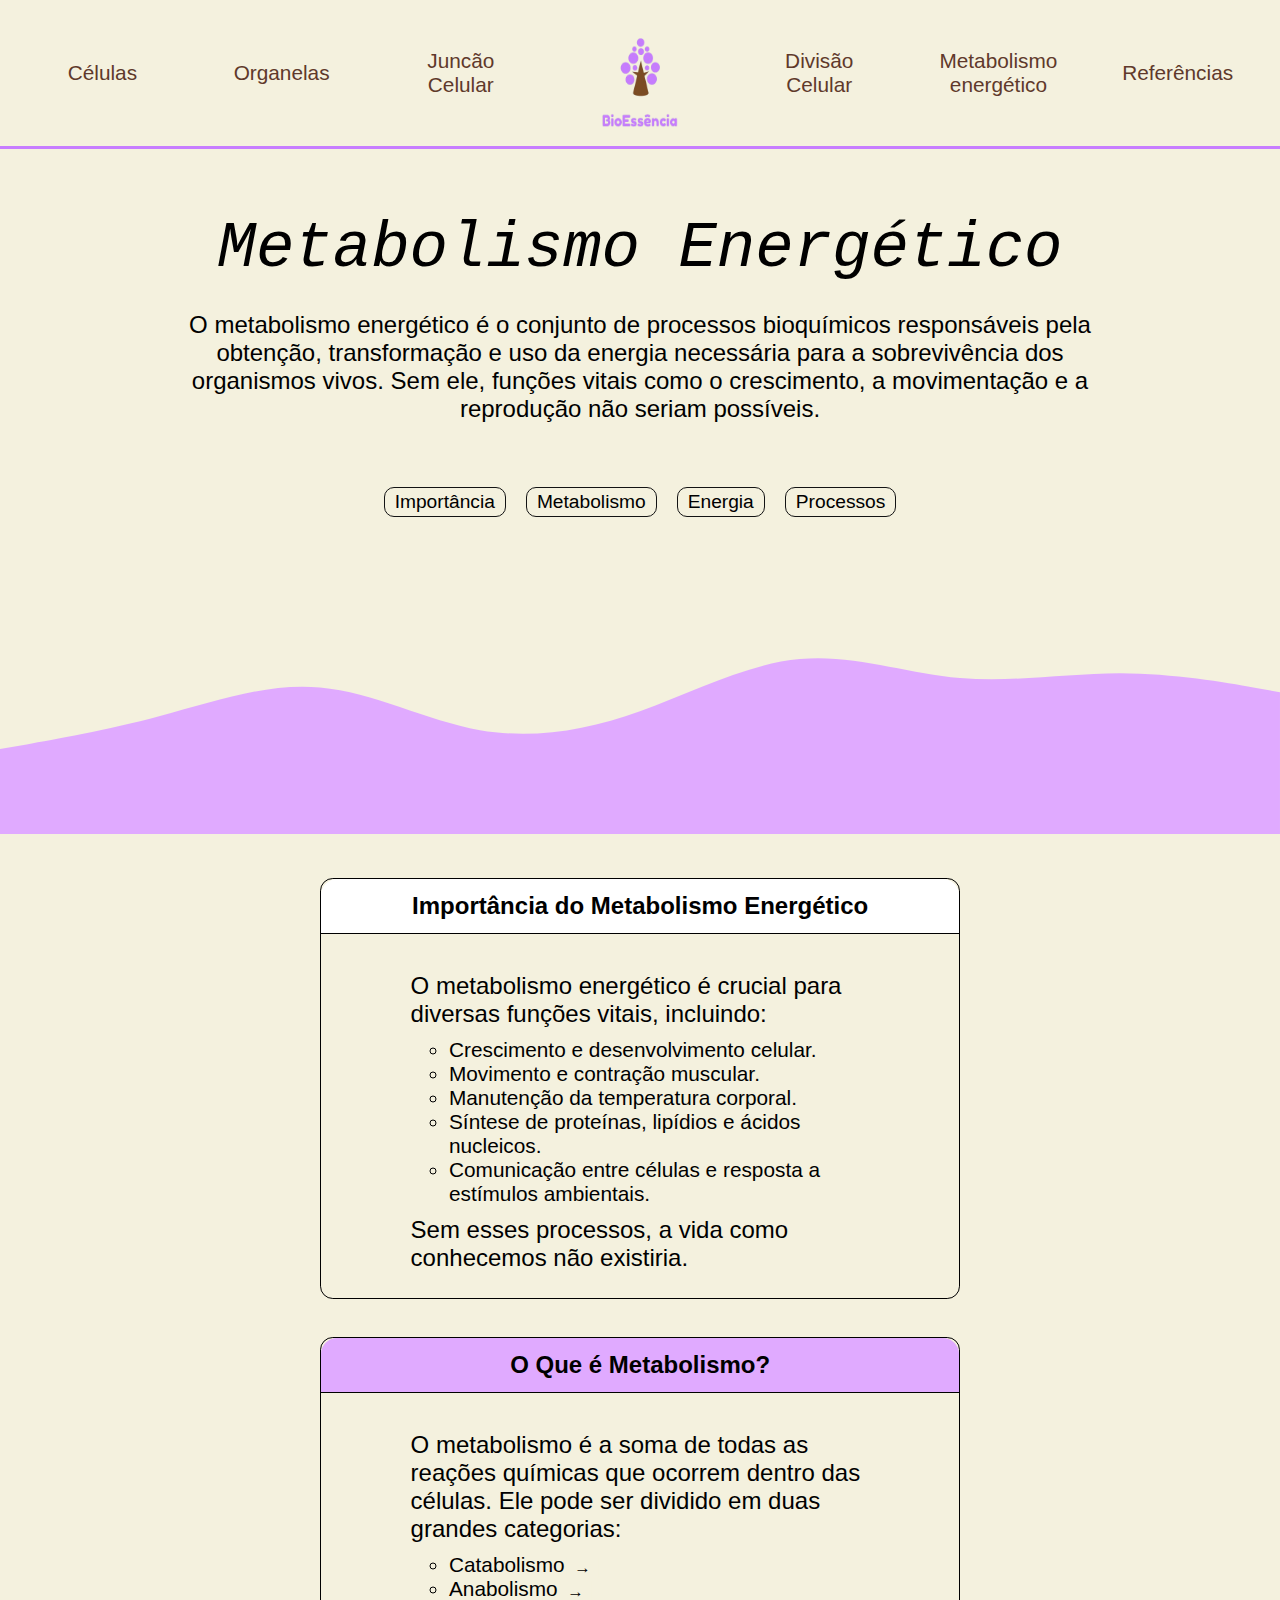
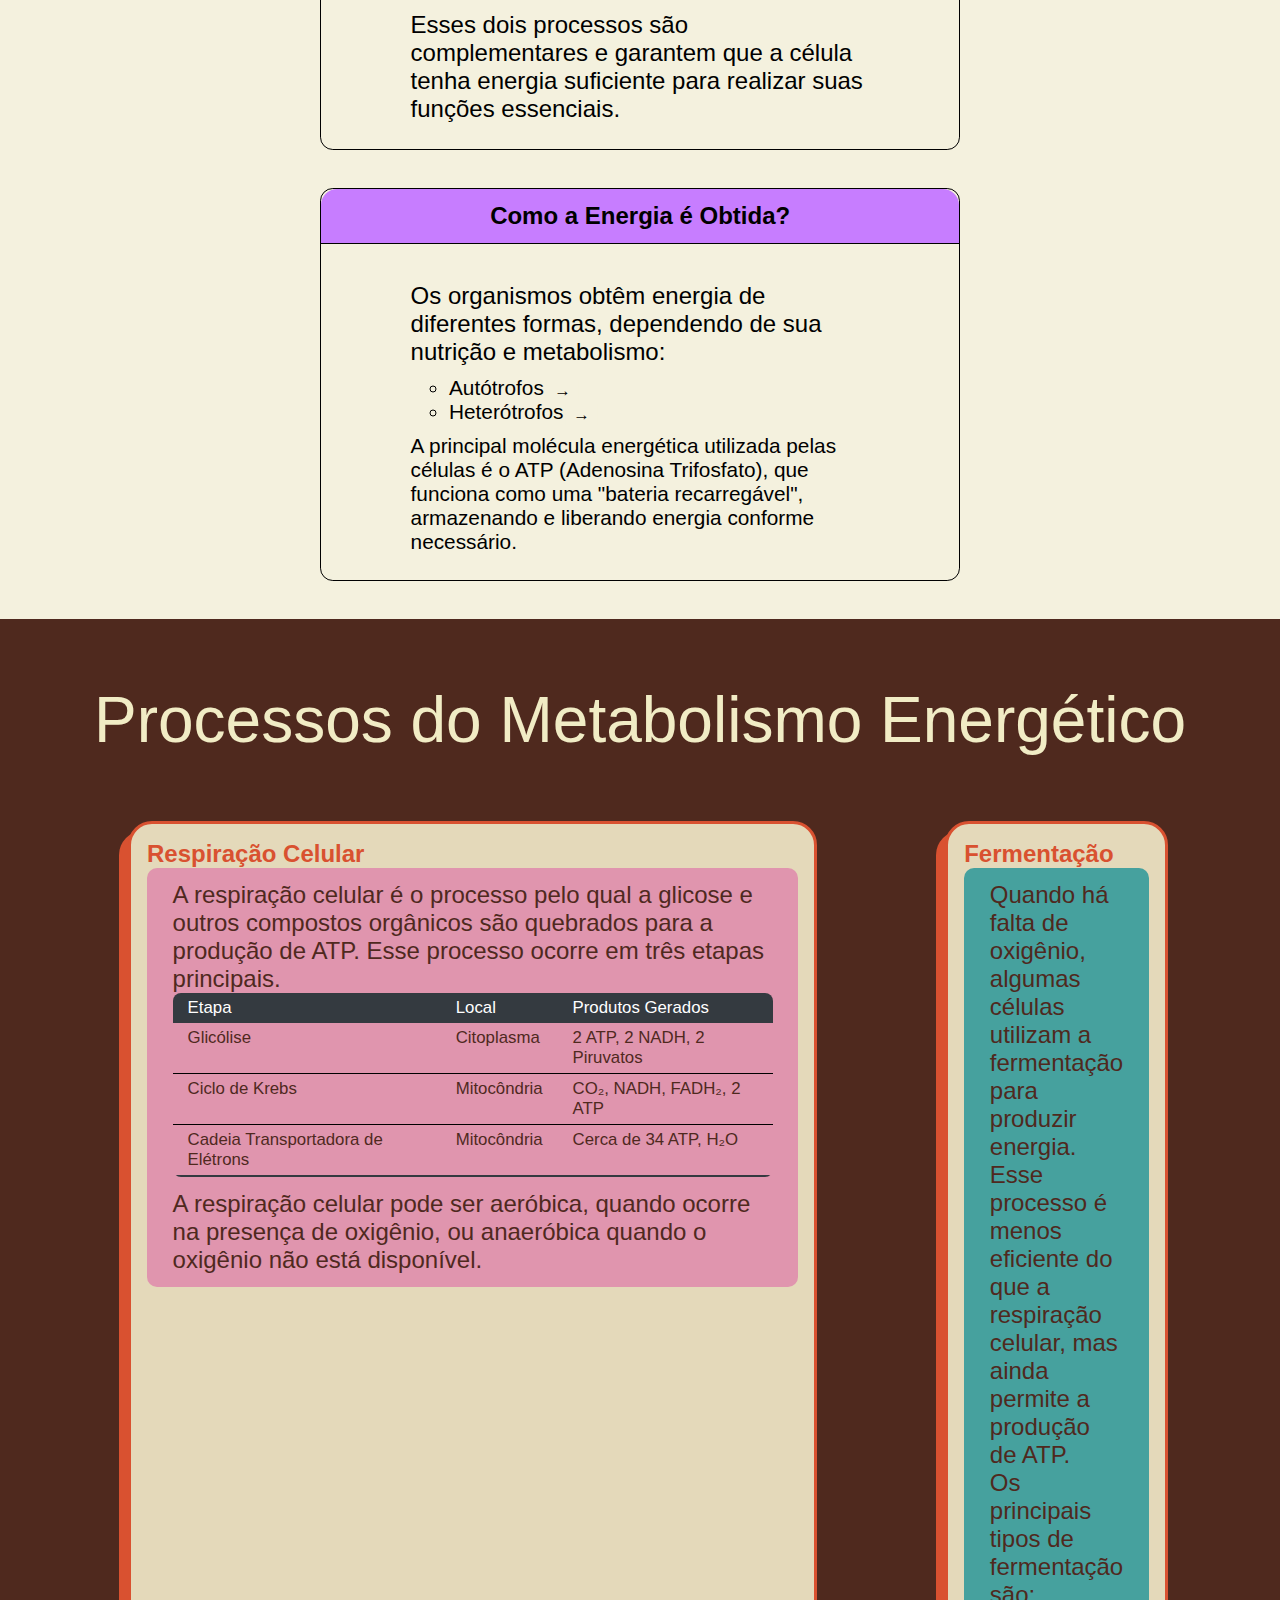
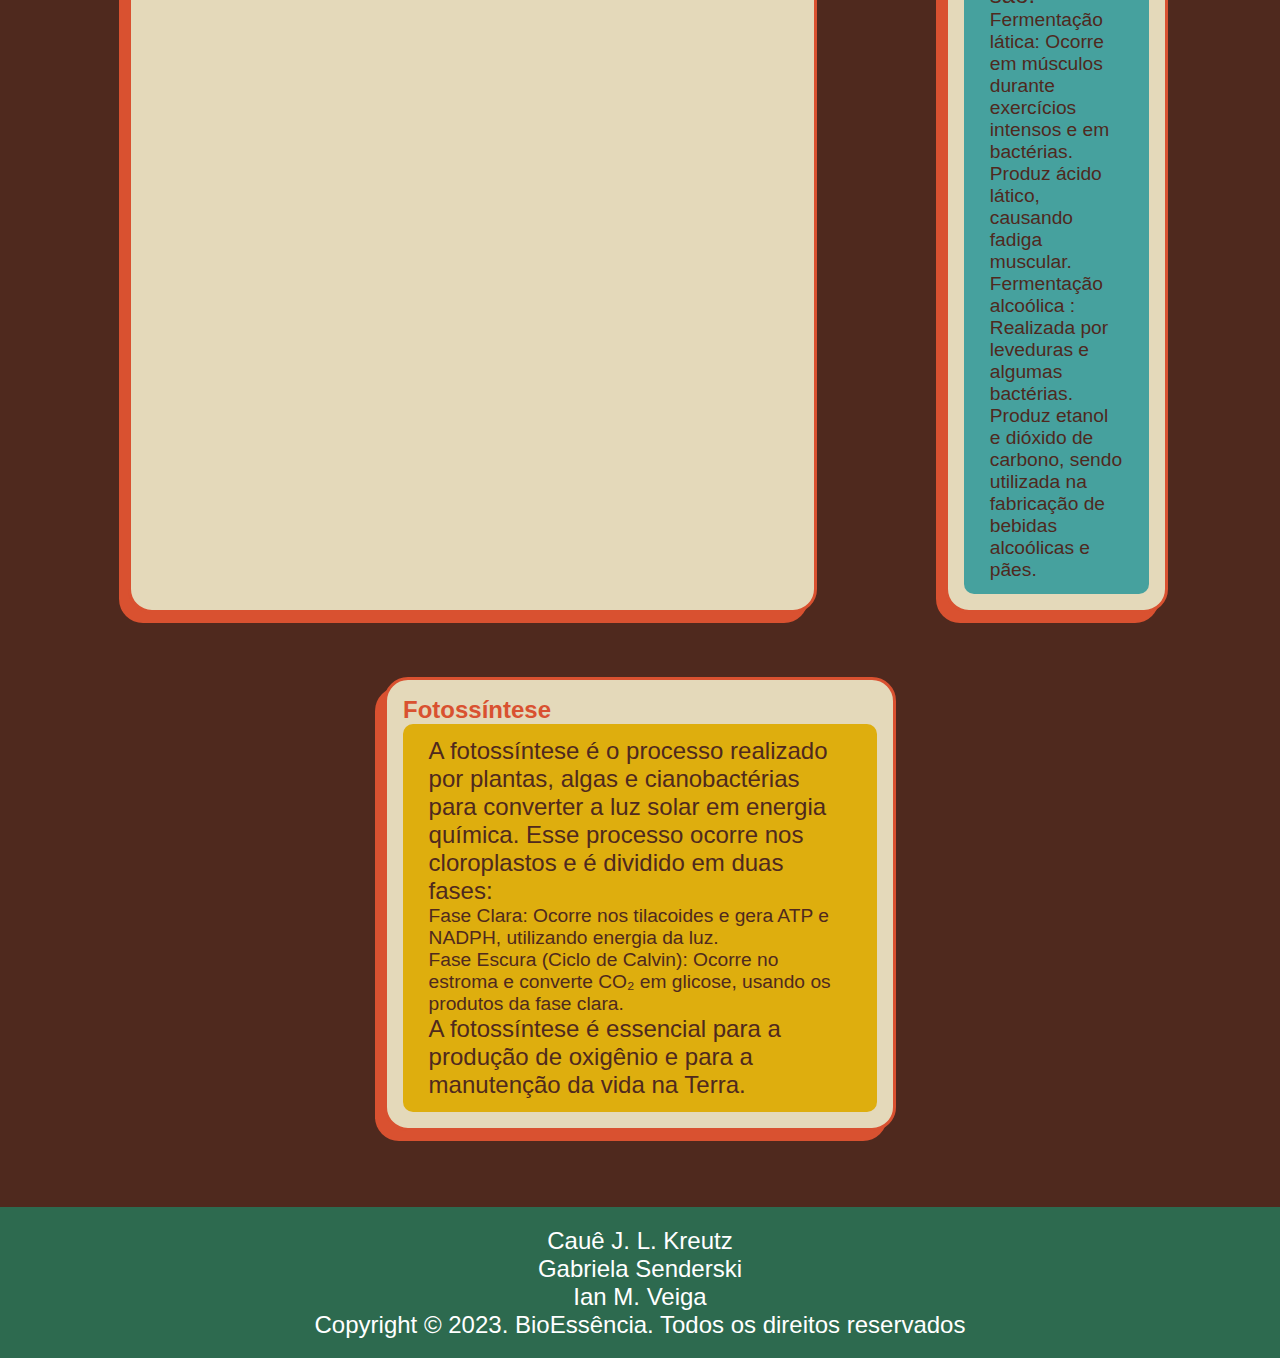
<file: metabolismo.html>
<!DOCTYPE html>
<html lang="pr-BR">

<head>
    <meta charset="UTF-8">
    <meta name="viewport" content="width=device-width, initial-scale=1.0">
    <link rel="stylesheet" href="css/metabolismo.css">
    <link rel="stylesheet" href="css/reset.css">
    <title>BioEssência</title>
</head>

<body>
    <header>
        <nav>
            <ul>
                <li><a href="Células.html">Células</a></li>
                <li><a href="organelas.html">Organelas</a></li>
                <li><a href="juncaoCelular.html">Juncão<br>Celular</a></li>
                <li><a href="PagInicial.html"><img src="src/LOGO.png" alt="logo" height="90px" width="auto"></a></li>
                <li><a href="divisao.html">Divisão<br>Celular</a></li>
                <li><a href="metabolismo.html">Metabolismo<br>energético</a></li>
                <li><a href="referencia.html">Referências</a></li>
            </ul>
        </nav>
    </header>

    <main>
        <section class="titulo">
            <h1>Metabolismo Energético</h1>
            <p>O metabolismo energético é o conjunto de processos bioquímicos responsáveis pela obtenção, transformação
                e uso da energia necessária para a sobrevivência dos organismos vivos. Sem ele, funções vitais como o
                crescimento, a movimentação e a reprodução não seriam possíveis.</p>
            <div id="tags">
                <p><a href="#importancia">Importância</a></p>
                <p><a href="#metabolismo">Metabolismo</a></p>
                <p><a href="#energia">Energia</a></p>
                <p><a href="#processos">Processos</a></p>
            </div>
            <svg xmlns="http://www.w3.org/2000/svg" viewBox="0 0 1440 320" class="ondas">
                <path fill="#E0AAFF" fill-opacity="1"
                    d="M0,224L30,218.7C60,213,120,203,180,186.7C240,171,300,149,360,154.7C420,160,480,192,540,202.7C600,213,660,203,720,181.3C780,160,840,128,900,122.7C960,117,1020,139,1080,144C1140,149,1200,139,1260,138.7C1320,139,1380,149,1410,154.7L1440,160L1440,320L1410,320C1380,320,1320,320,1260,320C1200,320,1140,320,1080,320C1020,320,960,320,900,320C840,320,780,320,720,320C660,320,600,320,540,320C480,320,420,320,360,320C300,320,240,320,180,320C120,320,60,320,30,320L0,320Z">
                </path>
            </svg>
        </section>

        <section class="quadros">
            <div class="quadro" id="importancia">
                <h2>Importância do Metabolismo Energético</h2>
                <div class="textos">
                    <p>O metabolismo energético é crucial para diversas funções vitais, incluindo:</p>
                    <ul>
                        <li>Crescimento e desenvolvimento celular.</li>
                        <li>Movimento e contração muscular.</li>
                        <li>Manutenção da temperatura corporal.</li>
                        <li>Síntese de proteínas, lipídios e ácidos nucleicos.</li>
                        <li>Comunicação entre células e resposta a estímulos ambientais.</li>
                    </ul>
                    <p>Sem esses processos, a vida como conhecemos não existiria.</p>
                </div>
            </div>

            <div class="quadro" id="metabolismo">
                <h2>O Que é Metabolismo?</h2>
                <div class="textos">
                    <p>O metabolismo é a soma de todas as reações químicas que ocorrem dentro das células. Ele pode ser
                        dividido em duas grandes categorias:
                    </p>
                    <ul>
                        <li>Catabolismo<span class="catabolismo" style="padding-bottom: 2vw;">: Conjunto de processos
                                que quebram moléculas complexas, como carboidratos e gorduras, em substâncias mais
                                simples, liberando energia.</span>
                            <button id="flechaDireita-catabolismo" class="arrow">&#8594;</button>
                            <button id="flechaEsquerda-catabolismo" class="arrow">&#8592;</button>
                        </li>
                        <li>
                            Anabolismo<span class="anabolismo">: Conjunto de reações químicas que utilizam energia para
                                construir moléculas complexas, como proteínas e DNA, essenciais para o funcionamento
                                celular.</span>
                            <button id="flechaDireita-anabolismo" class="arrow">&#8594;</button>
                            <button id="flechaEsquerda-anabolismo" class="arrow">&#8592;</button>
                        </li>
                    </ul>
                    <p>
                        Esses dois processos são complementares e garantem que a célula tenha energia suficiente para
                        realizar suas funções essenciais.
                    </p>
                </div>
            </div>

            <div class="quadro" id="energia">
                <h2>Como a Energia é Obtida?</h2>
                <div class="textos">
                    <p>Os organismos obtêm energia de diferentes formas, dependendo de sua nutrição e metabolismo:
                    </p>
                    <ul>
                        <li>
                            Autótrofos<span class="autotrofos">: Seres que produzem seu próprio alimento, como plantas e
                                algas, utilizando energia da luz solar (fotossíntese) ou reações químicas
                                (quimiossíntese).</span>
                            <button id="flechaDireita-autotrofos" class="arrow">&#8594;</button>
                            <button id="flechaEsquerda-autotrofos" class="arrow">&#8592;</button>
                        </li>
                        <li>
                            Heterótrofos<span class="heterotrofos">: Seres que obtêm energia a partir da ingestão de
                                matéria orgânica, como os animais e fungos.</span>
                            <button id="flechaDireita-heterotrofos" class="arrow">&#8594;</button>
                            <button id="flechaEsquerda-heterotrofos" class="arrow">&#8592;</button>
                        </li>
                    </ul>
                    A principal molécula energética utilizada pelas células é o ATP (Adenosina Trifosfato), que
                    funciona
                    como uma "bateria recarregável", armazenando e liberando energia conforme necessário.
                    </p>
                </div>
            </div>
        </section>



        <section class="processos" id="processos">
            <h2>Processos do Metabolismo Energético</h2>

            <div class="divGrande">
                <div id="divMedio">
                    <h3>Respiração Celular</h3>
                    <div id="divPequena">
                        <p>
                            A respiração celular é o processo pelo qual a glicose e outros compostos orgânicos são
                            quebrados para a produção de ATP. Esse processo ocorre em três etapas principais.</p>
                        <p>
                        <table class="table">
                            <thead>
                                <tr>
                                    <th>Etapa</th>
                                    <th>Local</th>
                                    <th>Produtos Gerados</th>
                                </tr>
                            </thead>
                            <tbody>
                                <tr>
                                    <td>Glicólise</td>
                                    <td>Citoplasma</td>
                                    <td>2 ATP, 2 NADH, 2 Piruvatos</td>
                                </tr>
                                <tr>
                                    <td>Ciclo de Krebs</td>
                                    <td>Mitocôndria</td>
                                    <td>CO₂, NADH, FADH₂, 2 ATP</td>
                                </tr>
                                <tr>
                                    <td>Cadeia Transportadora de Elétrons</td>
                                    <td>Mitocôndria</td>
                                    <td>Cerca de 34 ATP, H₂O</td>
                                </tr>
                            </tbody>
                        </table >
                        <p>
                            A respiração celular pode ser aeróbica, quando ocorre na presença de oxigênio, ou anaeróbica
                            quando o oxigênio não está disponível.
                        </p>
                    </div>
                </div>
                <div id="divMedio">
                    <h3>Fermentação</h3>
                    <div id="divPequena1">
                        <p>Quando há falta de oxigênio, algumas células utilizam a fermentação para produzir energia.
                            Esse processo é menos eficiente do que a respiração celular, mas ainda permite a produção de
                            ATP.
                        </p>
                        <p>
                            Os principais tipos de fermentação são:
                        </p>
                        <ul>
                            <li>
                                Fermentação lática: Ocorre em músculos durante exercícios
                                intensos e em bactérias. Produz ácido lático, causando fadiga muscular.
                            </li>
                            <li>
                                Fermentação alcoólica : Realizada por leveduras e algumas bactérias. Produz etanol e
                                dióxido de carbono, sendo utilizada na fabricação de bebidas alcoólicas e pães.
                            </li>
                        </ul>
                    </div>
                </div>
            </div>
            <div id="divMedio1">
                <h3>Fotossíntese</h3>
                <div id="divPequena3">
                    <p>
                        A fotossíntese é o processo realizado por plantas, algas e cianobactérias para converter a luz
                        solar em energia química. Esse processo ocorre nos cloroplastos e é dividido em duas fases:
                    </p>
                    <ul>
                        <li>Fase Clara: Ocorre nos tilacoides e gera ATP e NADPH, utilizando energia da luz.</li>
                        <li>Fase Escura (Ciclo de Calvin): Ocorre no estroma e converte CO₂ em glicose, usando os
                            produtos da fase clara.</li>
                    </ul>
                    <p>A fotossíntese é essencial para a produção de oxigênio e para a manutenção da vida na Terra.</p>
                </div>
            </div>
        </section>

    </main>
    <script src="js/metabolismo.js"></script>
    <footer>
        <p>Cauê J. L. Kreutz<br>
            Gabriela Senderski<br>
            Ian M. Veiga<br>
            Copyright &copy; 2023. BioEssência. Todos os direitos reservados</p>
    </footer>
</body>

</html>
</file>
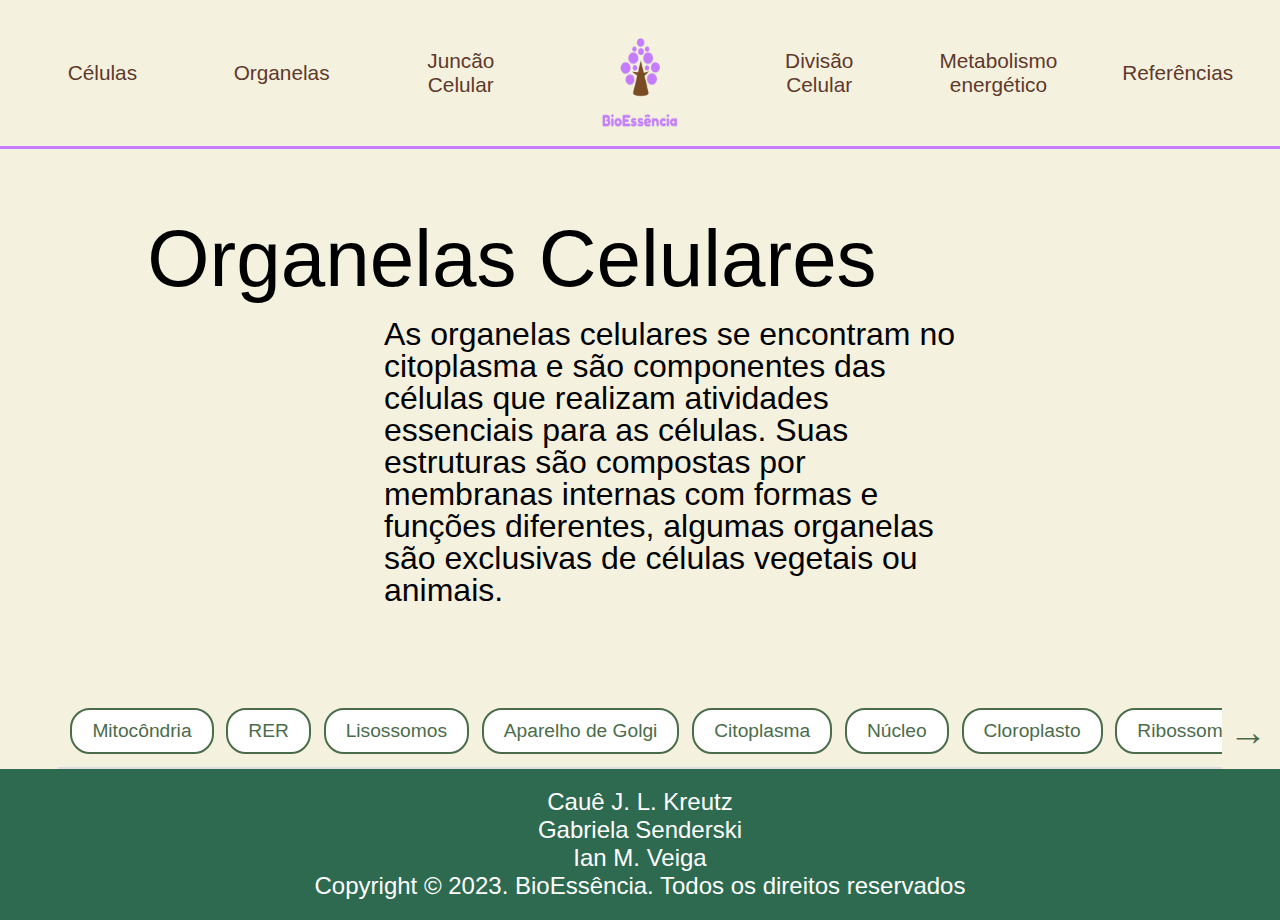
<file: organelas.html>
<!DOCTYPE html>
<html lang="pr-BR">

<head>
    <meta charset="UTF-8">
    <meta name="viewport" content="width=device-width, initial-scale=1.0">
    <link rel="stylesheet" href="css/reset.css">
    <link rel="stylesheet" href="css/organelas.css">
    <script src="js/organelas.js"></script>
    <title>BioEssência</title>
</head>

<body>
    <header>
        <nav>
            <ul>
                <li><a href="Células.html">Células</a></li>
                <li><a href="organelas.html">Organelas</a></li>
                <li><a href="juncaoCelular.html">Juncão<br>Celular</a></li>
                <li><a href="PagInicial.html"><img src="src/LOGO.png" alt="logo" height="90px" width="auto"></a></li>
                <li><a href="divisao.html">Divisão<br>Celular</a></li>
                <li><a href="metabolismo.html">Metabolismo<br>energético</a></li>
                <li><a href="referencia.html">Referências</a></li>
            </ul>
        </nav>
    </header>

    <main>
        <section class="inicio">
            <h1>Organelas Celulares</h1>
            <p>As organelas celulares se encontram no citoplasma e são componentes das células que realizam atividades
                essenciais para as células. Suas estruturas são compostas por membranas internas com formas e funções
                diferentes, algumas organelas são exclusivas de células vegetais ou animais.
            </p>
        </section>

        <div class="container">
            <button id="botaoFlechaEsquerda" style="margin-left: 1vw;" class="arrow"
                onclick="scrollLeftHandler()">&#8592;</button>
            <div class="scroll-container" id="scrollContainer">
                <button onclick="showInfo('mitocondria')">Mitocôndria</button>
                <button onclick="showInfo('rer')">RER</button>
                <button onclick="showInfo('lisossomos')">Lisossomos</button>
                <button onclick="showInfo('golgi')">Aparelho de Golgi</button>
                <button onclick="showInfo('citoplasma')">Citoplasma</button>
                <button onclick="showInfo('nucleo')">Núcleo</button>
                <button onclick="showInfo('cloroplasto')">Cloroplasto</button>
                <button onclick="showInfo('ribossomos')">Ribossomos</button>
                <button onclick="showInfo('rel')">REL</button>
                <button onclick="showInfo('peroxissomos')">Peroxissomos</button>
                <button onclick="showInfo('membrana')">Membrana Plasmática</button>
                <button onclick="showInfo('centríolos')">Centríolos</button>
                <button onclick="showInfo('parede')">Parede Celular</button>
                <button onclick="showInfo('vacuolos')">Vacuolos</button>
            </div>
            <button id="botaoFlechaDireita" style="margin-right: 1vw;" class="arrow"
                onclick="scrollRightHandler()">&#8594;</button>
        </div>



        <div id="info" class="info-box">
            <h2 id="info-titulo"></h2>
            <p id="info-conteudo"></p>
        </div>

        <script>
           const scrollContainer = document.getElementById('scrollContainer');
let botaoEsquerdo = document.getElementById('botaoFlechaEsquerda');
let botaoDireito = document.getElementById('botaoFlechaDireita');
botaoEsquerdo.classList.add('arrowEscondida');

function scrollLeftHandler() {
    scrollContainer.scrollBy({ left: -700, behavior: 'smooth' });
    botaoDireito.classList.remove('arrowEscondida');
    setTimeout(verificaSeta, 540);
}

function scrollRightHandler() {
    scrollContainer.scrollBy({ left: 700, behavior: 'smooth' });
    botaoEsquerdo.classList.remove('arrowEscondida');
    setTimeout(verificaSeta, 540);
}

function verificaSeta() {
    // Maximum scrollable distance
    const maxScrollLeft = scrollContainer.scrollWidth - scrollContainer.clientWidth;

    // Check if at the start of the scroll
    if (scrollContainer.scrollLeft === 0) {
        botaoEsquerdo.classList.add('arrowEscondida');
    } else {
        botaoEsquerdo.classList.remove('arrowEscondida');
    }

    // Check if at the end of the scroll
    if (scrollContainer.scrollLeft >= maxScrollLeft) {
        botaoDireito.classList.add('arrowEscondida');
    } else {
        botaoDireito.classList.remove('arrowEscondida');
    }
}



        </script>
    </main>

    <footer>
        <p>Cauê J. L. Kreutz<br>
            Gabriela Senderski<br>
            Ian M. Veiga<br>
            Copyright &copy; 2023. BioEssência. Todos os direitos reservados</p>
    </footer>
</body>

</html>
</file>
<file: css/metabolismo.css>
:root {
    --roxoEscuro: #5A189A;
    --lilas: #C77DFF;
    --verde: #2D6A4F;
    --cinza: #3C3C3C;
    --lilasClaro: #E0AAFF;
}

/*-------------------------------------------
            SEC TITULO 
---------------------------------------------*/

.titulo {
    text-align: center;
}

.titulo h1 {
    font-family: 'Courier New', Courier, monospace;
    margin: 5vw 0 2vw 0;
    font-size: 4rem;
    font-style: italic;
}

.titulo p {
    margin: 2vw 13vw;
    font-size: 1.5rem;
}

.titulo #tags {
    display: flex;
    justify-content: center;
    margin: 5vw 0 2.6vw 0;
}

.titulo #tags p {
    font-size: 1.2rem;
    margin: 0 10px;
    border: 1px solid rgb(19, 19, 19);
    border-radius: 10px;
    padding: 3px 10px;
}

.titulo #tags p a {
    color: black;
}

.titulo #tags p:hover {
    background-color: #f1ecc5;
}

/*------------------------------------------
            SEC QUADROS
--------------------------------------------*/

.quadros h2 {
    text-align: center;
}

.quadros div.quadro {
    border: 1px solid black;
    border-radius: 1vw;
    margin: 3vw 25vw;
    padding: 0 0 2vw 0;
}

.quadros div h2 {
    border-top-left-radius: 16px;
    border-top-right-radius: 16px;
    margin: 0.2px 0px 0.1px 0.3px;
    border-bottom: 1px solid black;
    font-size: 1.5rem;
    padding: 1vw 0;
    font-weight: bold;
}

.quadros div#importancia h2 {
    background-color: white;
}

.quadros div#metabolismo h2 {
    background-color: var(--lilasClaro);
}

.quadros div#energia h2 {
    background-color: var(--lilas);
}

.quadros div.quadro div.textos {
    font-size: 1.3rem;
    margin: 3vw 7vw 0 7vw;
}

.quadros div.quadro div.textos ul {
    text-align: start;
    list-style: circle;
    margin: 10px 3vw;
}


/*============ Catabolismo e Anabolismo ============*/

.arrow {
    transform: scale(1.25);
    border: 0;
    background-color: #F4F1DE;
    opacity: 1;
    transition: opacity 0.5s ease-in-out;
}

.arrow:hover {
    transform: scale(1.45);
}

/*------------------------------------------------------------
                    SEC PROCESSOS
--------------------------------------------------------------*/

.processos {
    background-color: #4f291e;
    padding: 0 0 6vw 0;
}

.processos h2 {
    text-align: center;
    font-size: 4rem;
    color: #f1ecc5;
    font-family: Impact, Haettenschweiler, 'Arial Narrow Bold', sans-serif;
    padding: 5vw 0;
}

.processos .divGrande {
    display: flex;
    margin: 0 10vw;
    gap: 10vw;
}

.processos .divGrande #divMedio h3,
.processos #divMedio1 h3 {
    font-size: 1.5rem;
    color: #d95130;
    font-family: Arial, Helvetica, sans-serif;
    font-weight: bold;
}

.processos #divMedio {
    border: 3px solid #d95130;
    background-color: #e4d9ba;
    box-shadow: -9px 10px 0 0 #d95130;
    border-radius: 24px;
    padding: 1rem;
    transition: box-shadow .2s ease-in;
}

.processos #divMedio1 {
    border: 3px solid #d95130;
    background-color: #e4d9ba;
    box-shadow: -9px 10px 0 0 #d95130;
    border-radius: 24px;
    padding: 1rem;
    transition: box-shadow .2s ease-in;
    margin: 5vw 30vw 0 30vw;
}

.processos .divGrande #divPequena {
    background-color: rgb(224, 149, 174);
    border-radius: 10px;
    color: #4f291e;
    padding: 1vw 2vw;
    font-size: 1.2rem;
}

.processos .divGrande #divPequena1 {
    background-color: #46a19e;
    border-radius: 10px;
    border-radius: 10px;
    color: #4f291e;
    padding: 1vw 2vw;
    font-size: 1.2rem;
}

.processos #divPequena3 {
    background-color: #deae0e;
    border-radius: 10px;
    color: #4f291e;
    padding: 1vw 2vw;
    font-size: 1.2rem;
}




.table {
    font-size: 1.051rem;
    min-width: 600px;
    border-radius: 8px;
    overflow: hidden;
    margin-bottom: 1vw;
}

.table thead tr {
    background-color: #343a40;
    color: #ffffff;
    text-align: left;
}

.table th,
.table td {
    padding: 5px 15px;
}

.table tbody tr {
    border-bottom: 1px solid #000000;
}

.table tbody tr:last-of-type {
    border-bottom: 2px solid #343a40;
}
</file>
<file: css/organelas.css>
:root {
    --roxoEscuro: #5A189A;
    --lilas: #C77DFF;
    --verde: #2D6A4F;
    --cinza: #3C3C3C;
    --lilasClaro: #E0AAFF;
}

/*--------------------------------
            sec inicio
----------------------------------*/
.inicio h1{
    text-align: center;
    font-size: 5rem;
    padding: 5vw 20vw 0 0;
}

.inicio p{
    font-size: 2rem;
    margin: 1vw 25vw 7vw 30vw;
    line-height: 2.5vw;
}

/*-----------------------
        sec organelas
--------------------------*/

.container {
    position: relative;
    display: flex;
    align-items: center;
    gap: 0.5vw;
}

.scroll-container {
    display: flex;
    overflow-x: hidden;
    gap: 1vw;
    padding: 1vw;
    white-space: nowrap;
    scroll-behavior: smooth;
    border-bottom: 2px solid #ddd;

    /* Deixa espaço para as setas */
}

.arrowEscondida{
    pointer-events: none;
    visibility: hidden;
}

.scroll-container button {
    font-size: 1.5vw;
    padding: 10px 20px;
    border: 2px solid #4a6c4a;
    background-color: white;
    color: #4a6c4a;
    border-radius: 20px;
    cursor: pointer;
    white-space: nowrap;
    transition: background-color 0.3s, color 0.3s;
}

.scroll-container button:hover {
    background-color: #4a6c4a;
    color: white;
}

.arrow {
    font-size: 3vw;
    color: #4a6c4a;
    cursor: pointer;
    user-select: none;
    background: none;
    border: none;
    padding: 0;
    transition: transform 0.5s;
}

.arrow:hover {
    transform: scale(1.2);
}

.info-box {
    margin: 2vw 5vw;
    padding: 20px;
    border: 1px solid #ddd;
    border-radius: 10px;
    background-color: #ffffff;
    display: none;
}

.info-box h2 {
    font-size: 3rem;
    margin: 0 0 10px 0;
    color: #4a6c4a;
    text-align: center;
}

.info-box p {
    font-size: 1.5rem;
    color: #333;
}
</file>
